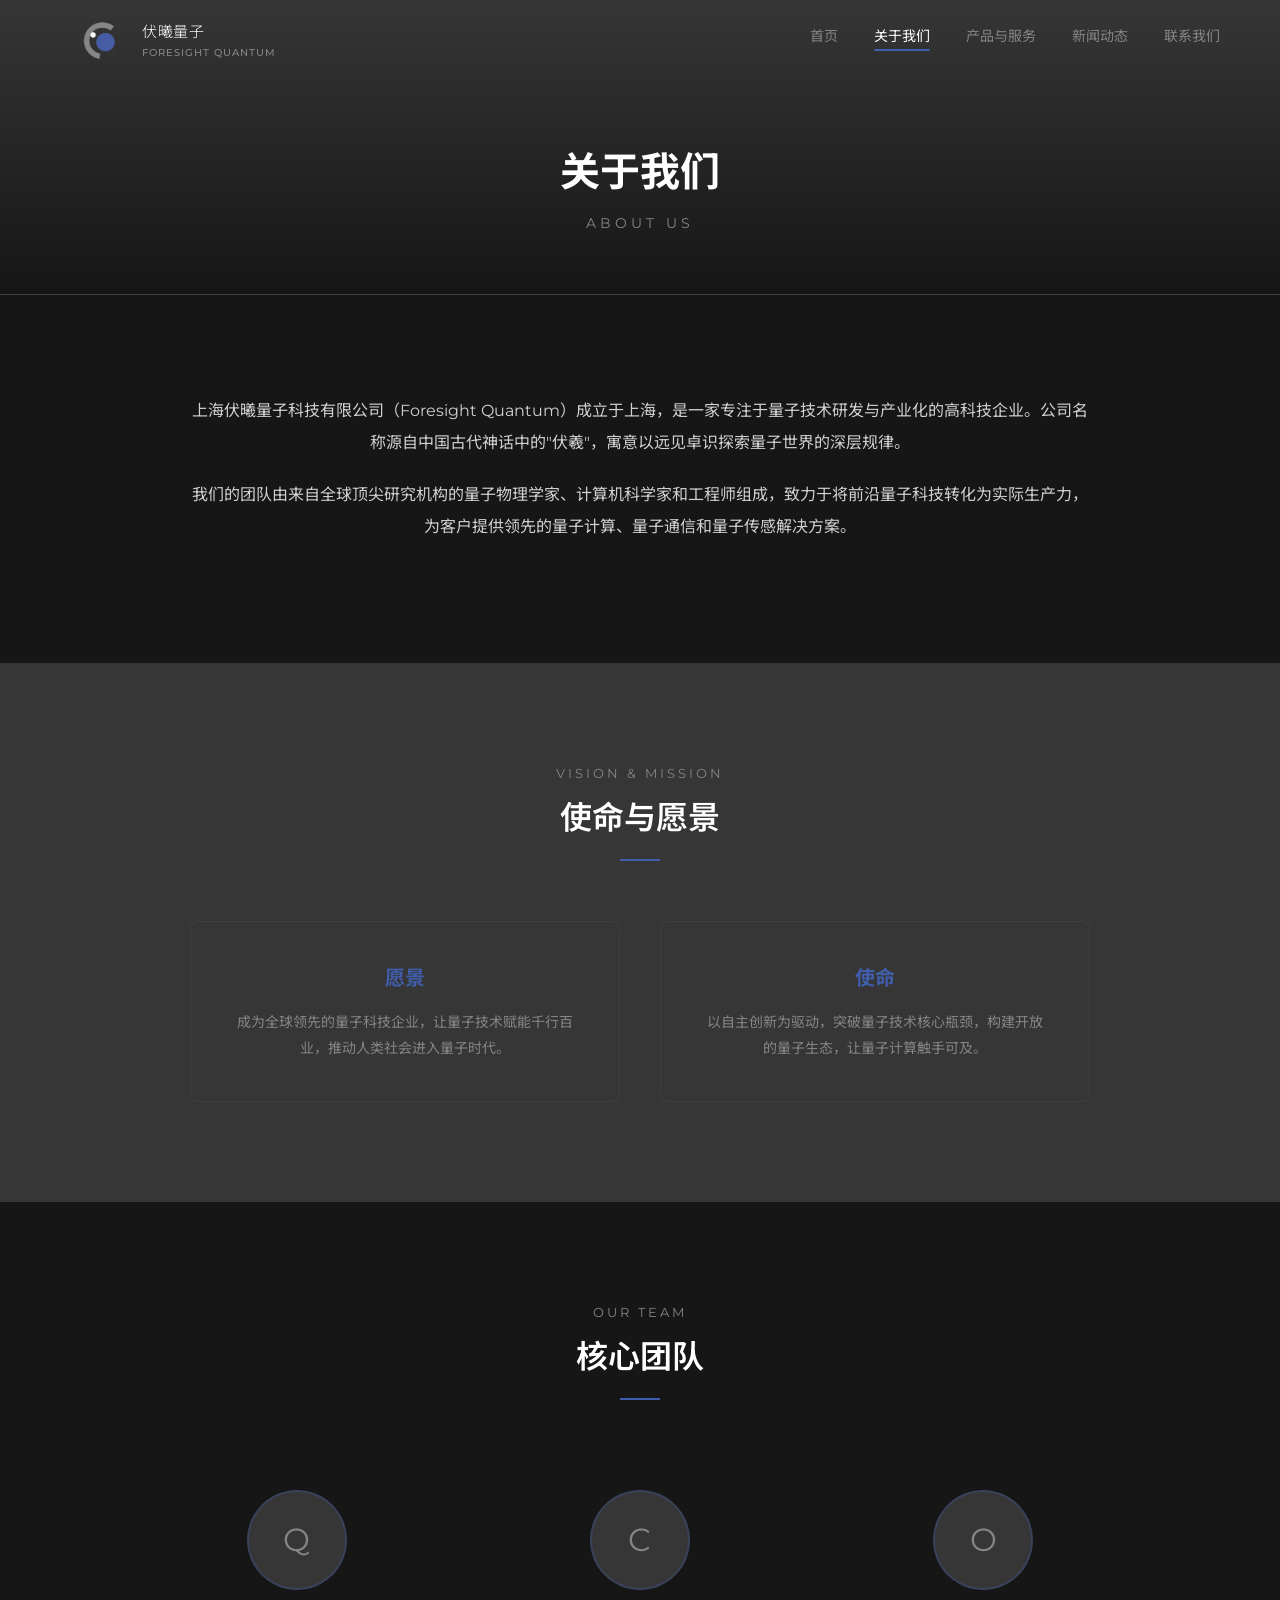
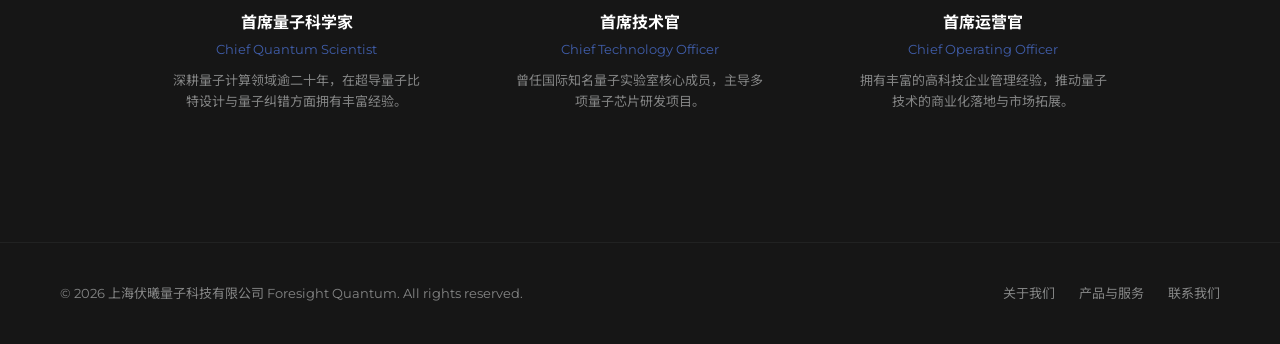
<file: about.html>
<!DOCTYPE html>
<html lang="zh-CN">
<head>
  <meta charset="UTF-8">
  <meta name="viewport" content="width=device-width, initial-scale=1.0">
  <title>关于我们 | 上海伏曦量子科技有限公司</title>
  <link rel="stylesheet" href="css/style.css">
  <link rel="preconnect" href="https://fonts.googleapis.com">
  <link rel="preconnect" href="https://fonts.gstatic.com" crossorigin>
  <link href="https://fonts.googleapis.com/css2?family=Montserrat:wght@300;400;500;600;700&family=Noto+Sans+SC:wght@300;400;500;700&display=swap" rel="stylesheet">
</head>
<body>

  <!-- Navigation -->
  <nav class="navbar">
    <a href="index.html" class="nav-brand">
      <img src="assets/logo.png" alt="Foresight Quantum" class="nav-logo">
      <div class="nav-title">
        伏曦量子
        <span>FORESIGHT QUANTUM</span>
      </div>
    </a>
    <div class="nav-links">
      <a href="index.html">首页</a>
      <a href="about.html" class="active">关于我们</a>
      <a href="products.html">产品与服务</a>
      <a href="news.html">新闻动态</a>
      <a href="contact.html">联系我们</a>
    </div>
    <button class="menu-toggle" aria-label="菜单">
      <span></span>
      <span></span>
      <span></span>
    </button>
  </nav>

  <!-- Page Hero -->
  <div class="page-hero">
    <h1>关于我们</h1>
    <p class="en-title">About Us</p>
  </div>

  <!-- Company Introduction -->
  <section class="section">
    <div class="about-intro fade-in">
      <p>上海伏曦量子科技有限公司（Foresight Quantum）成立于上海，是一家专注于量子技术研发与产业化的高科技企业。公司名称源自中国古代神话中的"伏羲"，寓意以远见卓识探索量子世界的深层规律。</p>
      <p>我们的团队由来自全球顶尖研究机构的量子物理学家、计算机科学家和工程师组成，致力于将前沿量子科技转化为实际生产力，为客户提供领先的量子计算、量子通信和量子传感解决方案。</p>
    </div>
  </section>

  <!-- Vision & Mission -->
  <section class="section section-dark">
    <div class="section-header fade-in">
      <p class="en-title">Vision & Mission</p>
      <h2>使命与愿景</h2>
      <div class="divider"></div>
    </div>
    <div class="vision-mission fade-in">
      <div class="item">
        <h3>愿景</h3>
        <p>成为全球领先的量子科技企业，让量子技术赋能千行百业，推动人类社会进入量子时代。</p>
      </div>
      <div class="item">
        <h3>使命</h3>
        <p>以自主创新为驱动，突破量子技术核心瓶颈，构建开放的量子生态，让量子计算触手可及。</p>
      </div>
    </div>
  </section>

  <!-- Team -->
  <section class="section">
    <div class="section-header fade-in">
      <p class="en-title">Our Team</p>
      <h2>核心团队</h2>
      <div class="divider"></div>
    </div>
    <div class="team-grid fade-in">
      <div class="team-card">
        <div class="team-avatar">Q</div>
        <h4>首席量子科学家</h4>
        <p class="role">Chief Quantum Scientist</p>
        <p>深耕量子计算领域逾二十年，在超导量子比特设计与量子纠错方面拥有丰富经验。</p>
      </div>
      <div class="team-card">
        <div class="team-avatar">C</div>
        <h4>首席技术官</h4>
        <p class="role">Chief Technology Officer</p>
        <p>曾任国际知名量子实验室核心成员，主导多项量子芯片研发项目。</p>
      </div>
      <div class="team-card">
        <div class="team-avatar">O</div>
        <h4>首席运营官</h4>
        <p class="role">Chief Operating Officer</p>
        <p>拥有丰富的高科技企业管理经验，推动量子技术的商业化落地与市场拓展。</p>
      </div>
    </div>
  </section>

  <!-- Footer -->
  <footer class="footer">
    <p>&copy; 2026 上海伏曦量子科技有限公司 Foresight Quantum. All rights reserved.</p>
    <div class="footer-links">
      <a href="about.html">关于我们</a>
      <a href="products.html">产品与服务</a>
      <a href="contact.html">联系我们</a>
    </div>
  </footer>

  <script src="js/main.js"></script>
</body>
</html>
</file>
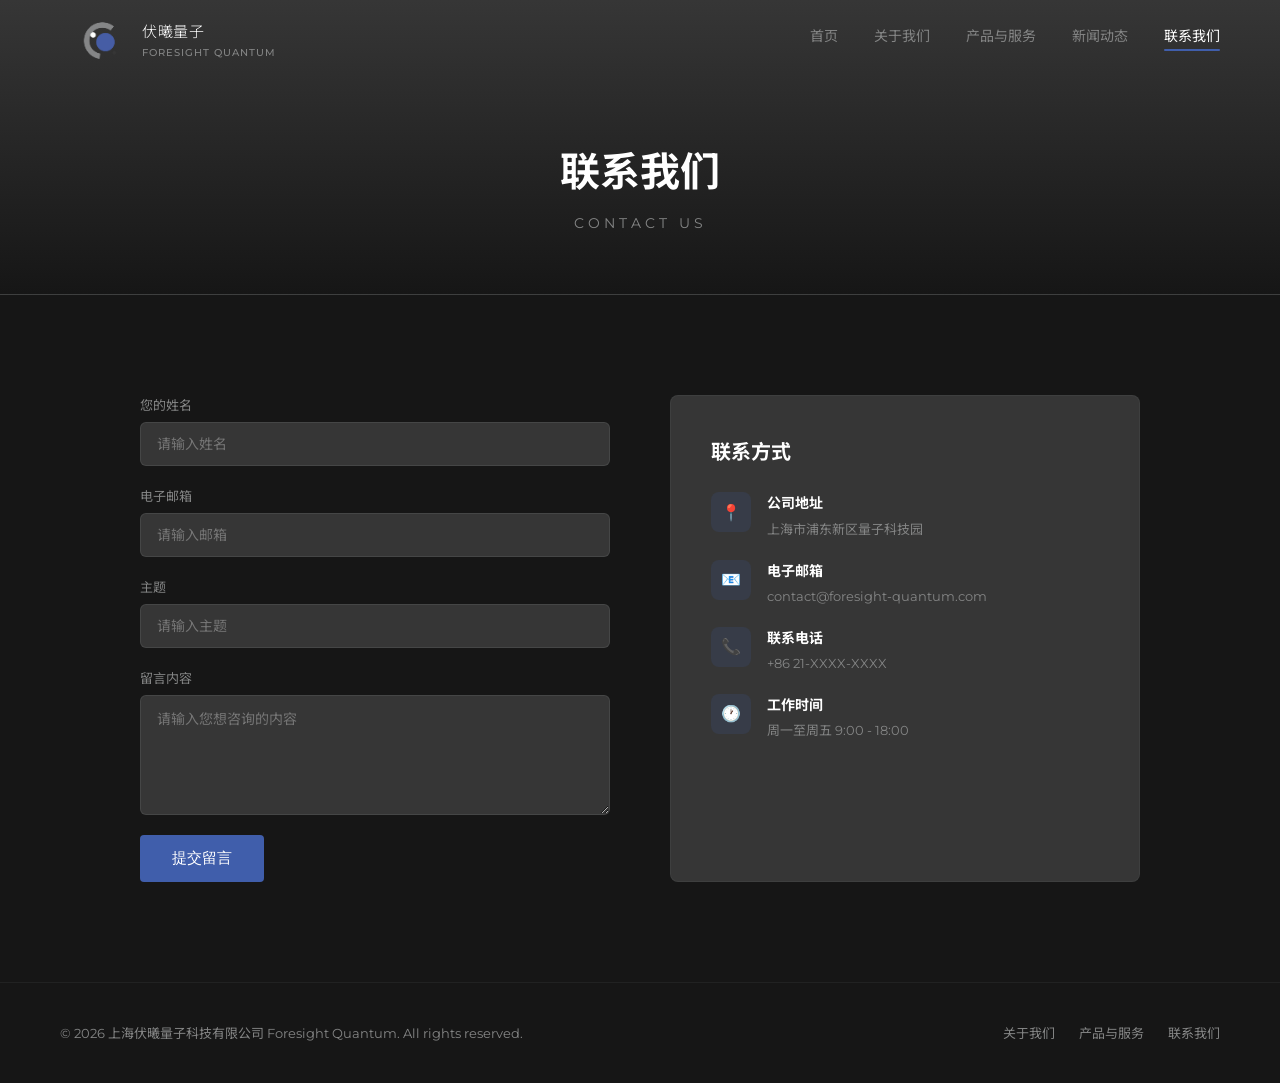
<file: contact.html>
<!DOCTYPE html>
<html lang="zh-CN">
<head>
  <meta charset="UTF-8">
  <meta name="viewport" content="width=device-width, initial-scale=1.0">
  <title>联系我们 | 上海伏曦量子科技有限公司</title>
  <link rel="stylesheet" href="css/style.css">
  <link rel="preconnect" href="https://fonts.googleapis.com">
  <link rel="preconnect" href="https://fonts.gstatic.com" crossorigin>
  <link href="https://fonts.googleapis.com/css2?family=Montserrat:wght@300;400;500;600;700&family=Noto+Sans+SC:wght@300;400;500;700&display=swap" rel="stylesheet">
</head>
<body>

  <!-- Navigation -->
  <nav class="navbar">
    <a href="index.html" class="nav-brand">
      <img src="assets/logo.png" alt="Foresight Quantum" class="nav-logo">
      <div class="nav-title">
        伏曦量子
        <span>FORESIGHT QUANTUM</span>
      </div>
    </a>
    <div class="nav-links">
      <a href="index.html">首页</a>
      <a href="about.html">关于我们</a>
      <a href="products.html">产品与服务</a>
      <a href="news.html">新闻动态</a>
      <a href="contact.html" class="active">联系我们</a>
    </div>
    <button class="menu-toggle" aria-label="菜单">
      <span></span>
      <span></span>
      <span></span>
    </button>
  </nav>

  <!-- Page Hero -->
  <div class="page-hero">
    <h1>联系我们</h1>
    <p class="en-title">Contact Us</p>
  </div>

  <!-- Contact Content -->
  <section class="section">
    <div class="contact-wrapper fade-in">
      <form class="contact-form" onsubmit="event.preventDefault(); alert('感谢您的留言，我们将尽快与您联系！');">
        <div class="form-group">
          <label for="name">您的姓名</label>
          <input type="text" id="name" placeholder="请输入姓名" required>
        </div>
        <div class="form-group">
          <label for="email">电子邮箱</label>
          <input type="email" id="email" placeholder="请输入邮箱" required>
        </div>
        <div class="form-group">
          <label for="subject">主题</label>
          <input type="text" id="subject" placeholder="请输入主题">
        </div>
        <div class="form-group">
          <label for="message">留言内容</label>
          <textarea id="message" placeholder="请输入您想咨询的内容" required></textarea>
        </div>
        <button type="submit" class="btn-submit">提交留言</button>
      </form>

      <div class="contact-info">
        <h3>联系方式</h3>
        <div class="info-item">
          <div class="info-icon">📍</div>
          <div class="info-text">
            <h4>公司地址</h4>
            <p>上海市浦东新区量子科技园</p>
          </div>
        </div>
        <div class="info-item">
          <div class="info-icon">📧</div>
          <div class="info-text">
            <h4>电子邮箱</h4>
            <p>contact@foresight-quantum.com</p>
          </div>
        </div>
        <div class="info-item">
          <div class="info-icon">📞</div>
          <div class="info-text">
            <h4>联系电话</h4>
            <p>+86 21-XXXX-XXXX</p>
          </div>
        </div>
        <div class="info-item">
          <div class="info-icon">🕐</div>
          <div class="info-text">
            <h4>工作时间</h4>
            <p>周一至周五 9:00 - 18:00</p>
          </div>
        </div>
      </div>
    </div>
  </section>

  <!-- Footer -->
  <footer class="footer">
    <p>&copy; 2026 上海伏曦量子科技有限公司 Foresight Quantum. All rights reserved.</p>
    <div class="footer-links">
      <a href="about.html">关于我们</a>
      <a href="products.html">产品与服务</a>
      <a href="contact.html">联系我们</a>
    </div>
  </footer>

  <script src="js/main.js"></script>
</body>
</html>
</file>
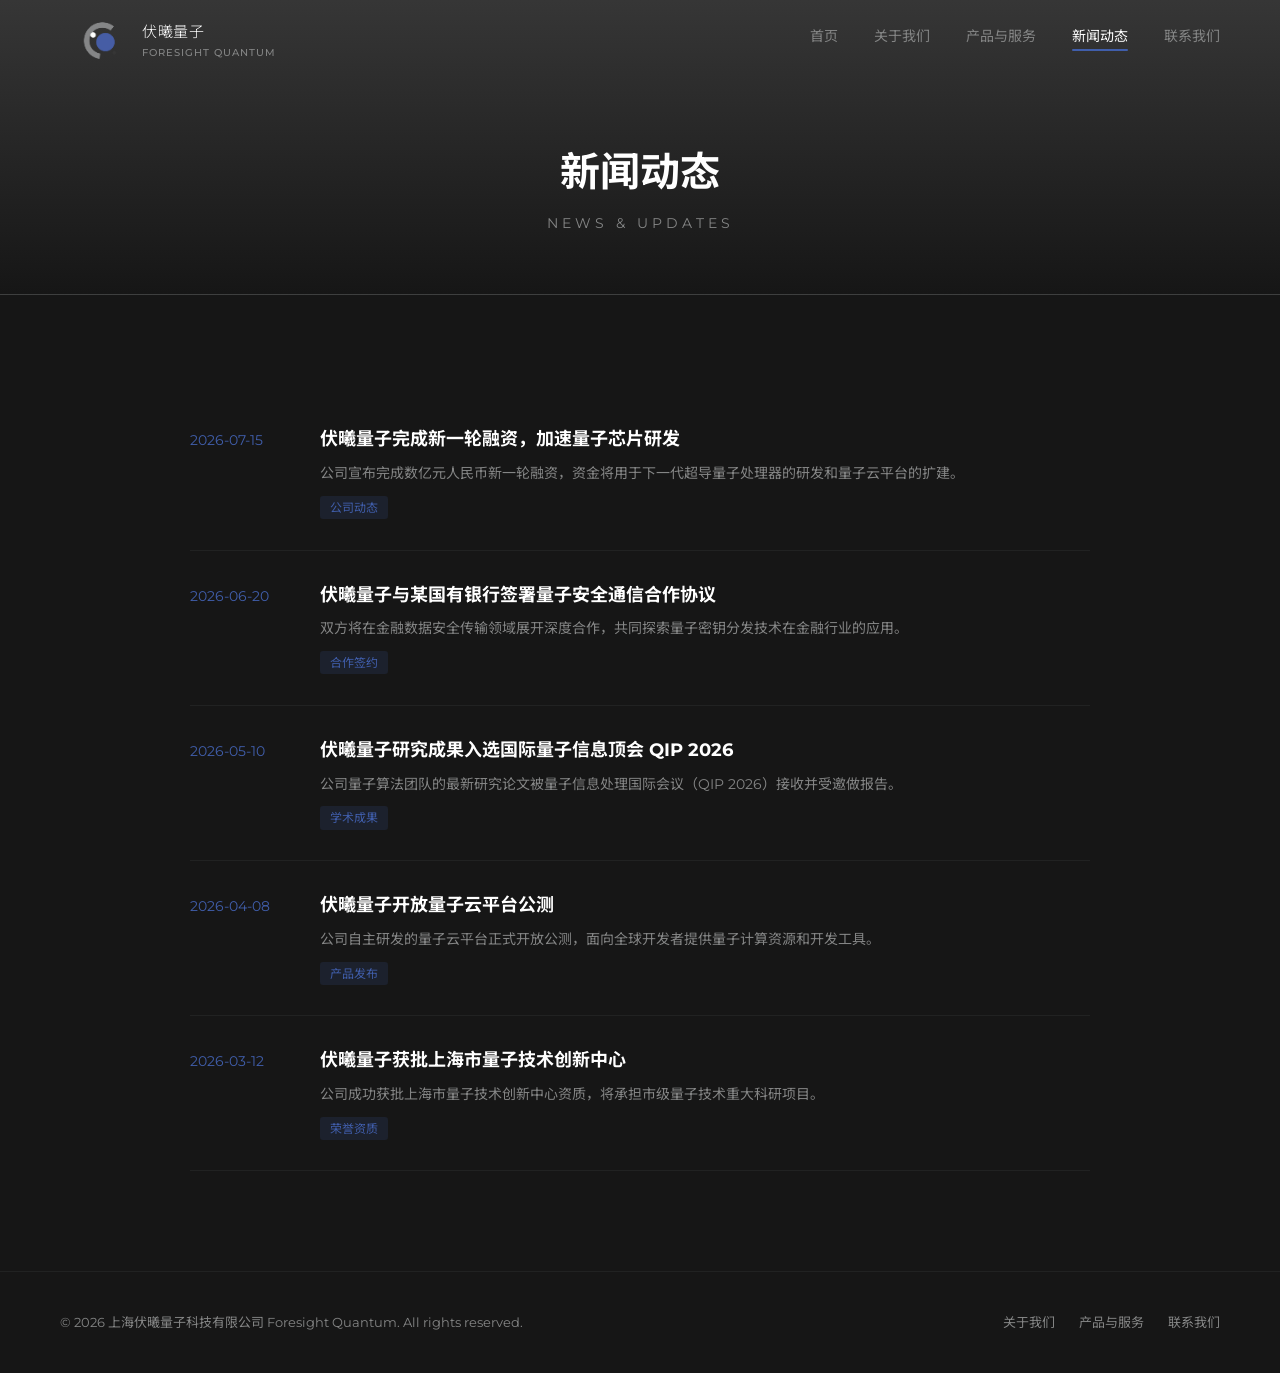
<file: news.html>
<!DOCTYPE html>
<html lang="zh-CN">
<head>
  <meta charset="UTF-8">
  <meta name="viewport" content="width=device-width, initial-scale=1.0">
  <title>新闻动态 | 上海伏曦量子科技有限公司</title>
  <link rel="stylesheet" href="css/style.css">
  <link rel="preconnect" href="https://fonts.googleapis.com">
  <link rel="preconnect" href="https://fonts.gstatic.com" crossorigin>
  <link href="https://fonts.googleapis.com/css2?family=Montserrat:wght@300;400;500;600;700&family=Noto+Sans+SC:wght@300;400;500;700&display=swap" rel="stylesheet">
</head>
<body>

  <!-- Navigation -->
  <nav class="navbar">
    <a href="index.html" class="nav-brand">
      <img src="assets/logo.png" alt="Foresight Quantum" class="nav-logo">
      <div class="nav-title">
        伏曦量子
        <span>FORESIGHT QUANTUM</span>
      </div>
    </a>
    <div class="nav-links">
      <a href="index.html">首页</a>
      <a href="about.html">关于我们</a>
      <a href="products.html">产品与服务</a>
      <a href="news.html" class="active">新闻动态</a>
      <a href="contact.html">联系我们</a>
    </div>
    <button class="menu-toggle" aria-label="菜单">
      <span></span>
      <span></span>
      <span></span>
    </button>
  </nav>

  <!-- Page Hero -->
  <div class="page-hero">
    <h1>新闻动态</h1>
    <p class="en-title">News & Updates</p>
  </div>

  <!-- News List -->
  <section class="section">
    <div class="news-list">
      <div class="news-item fade-in">
        <div class="news-date">2026-07-15</div>
        <div class="news-content">
          <h3>伏曦量子完成新一轮融资，加速量子芯片研发</h3>
          <p>公司宣布完成数亿元人民币新一轮融资，资金将用于下一代超导量子处理器的研发和量子云平台的扩建。</p>
          <span class="news-tag">公司动态</span>
        </div>
      </div>
      <div class="news-item fade-in">
        <div class="news-date">2026-06-20</div>
        <div class="news-content">
          <h3>伏曦量子与某国有银行签署量子安全通信合作协议</h3>
          <p>双方将在金融数据安全传输领域展开深度合作，共同探索量子密钥分发技术在金融行业的应用。</p>
          <span class="news-tag">合作签约</span>
        </div>
      </div>
      <div class="news-item fade-in">
        <div class="news-date">2026-05-10</div>
        <div class="news-content">
          <h3>伏曦量子研究成果入选国际量子信息顶会 QIP 2026</h3>
          <p>公司量子算法团队的最新研究论文被量子信息处理国际会议（QIP 2026）接收并受邀做报告。</p>
          <span class="news-tag">学术成果</span>
        </div>
      </div>
      <div class="news-item fade-in">
        <div class="news-date">2026-04-08</div>
        <div class="news-content">
          <h3>伏曦量子开放量子云平台公测</h3>
          <p>公司自主研发的量子云平台正式开放公测，面向全球开发者提供量子计算资源和开发工具。</p>
          <span class="news-tag">产品发布</span>
        </div>
      </div>
      <div class="news-item fade-in">
        <div class="news-date">2026-03-12</div>
        <div class="news-content">
          <h3>伏曦量子获批上海市量子技术创新中心</h3>
          <p>公司成功获批上海市量子技术创新中心资质，将承担市级量子技术重大科研项目。</p>
          <span class="news-tag">荣誉资质</span>
        </div>
      </div>
    </div>
  </section>

  <!-- Footer -->
  <footer class="footer">
    <p>&copy; 2026 上海伏曦量子科技有限公司 Foresight Quantum. All rights reserved.</p>
    <div class="footer-links">
      <a href="about.html">关于我们</a>
      <a href="products.html">产品与服务</a>
      <a href="contact.html">联系我们</a>
    </div>
  </footer>

  <script src="js/main.js"></script>
</body>
</html>
</file>
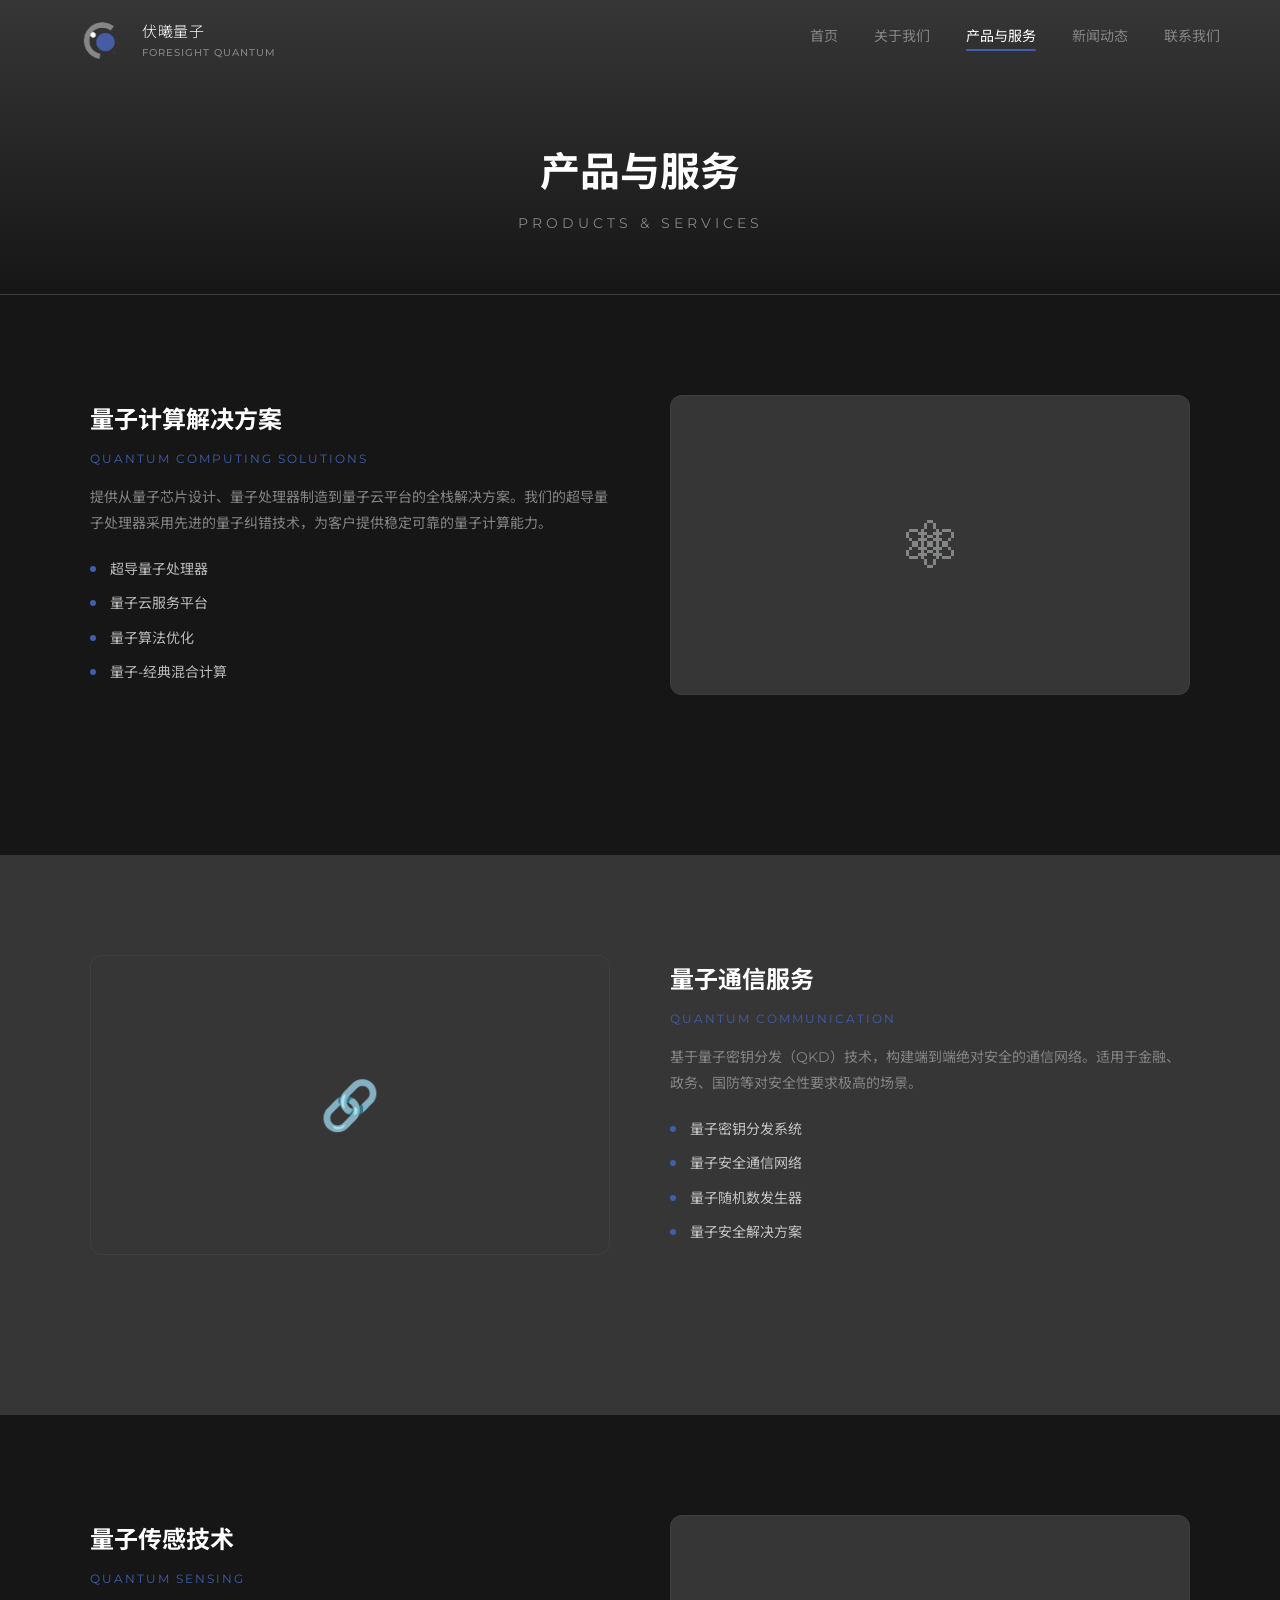
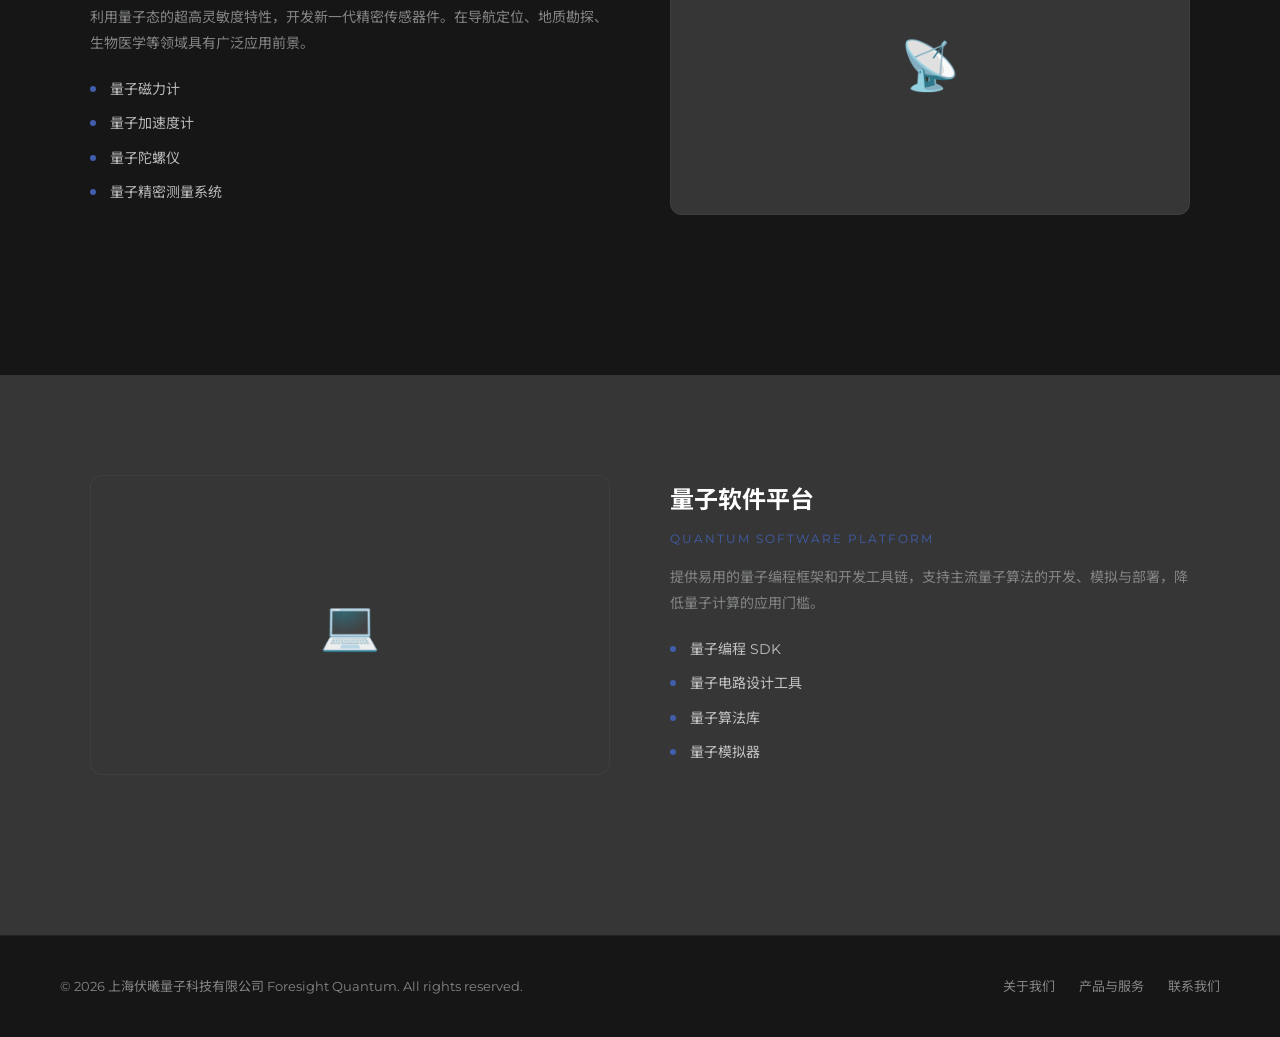
<file: products.html>
<!DOCTYPE html>
<html lang="zh-CN">
<head>
  <meta charset="UTF-8">
  <meta name="viewport" content="width=device-width, initial-scale=1.0">
  <title>产品与服务 | 上海伏曦量子科技有限公司</title>
  <link rel="stylesheet" href="css/style.css">
  <link rel="preconnect" href="https://fonts.googleapis.com">
  <link rel="preconnect" href="https://fonts.gstatic.com" crossorigin>
  <link href="https://fonts.googleapis.com/css2?family=Montserrat:wght@300;400;500;600;700&family=Noto+Sans+SC:wght@300;400;500;700&display=swap" rel="stylesheet">
</head>
<body>

  <!-- Navigation -->
  <nav class="navbar">
    <a href="index.html" class="nav-brand">
      <img src="assets/logo.png" alt="Foresight Quantum" class="nav-logo">
      <div class="nav-title">
        伏曦量子
        <span>FORESIGHT QUANTUM</span>
      </div>
    </a>
    <div class="nav-links">
      <a href="index.html">首页</a>
      <a href="about.html">关于我们</a>
      <a href="products.html" class="active">产品与服务</a>
      <a href="news.html">新闻动态</a>
      <a href="contact.html">联系我们</a>
    </div>
    <button class="menu-toggle" aria-label="菜单">
      <span></span>
      <span></span>
      <span></span>
    </button>
  </nav>

  <!-- Page Hero -->
  <div class="page-hero">
    <h1>产品与服务</h1>
    <p class="en-title">Products & Services</p>
  </div>

  <!-- Quantum Computing -->
  <section class="section">
    <div class="product-detail fade-in">
      <div class="product-info">
        <h3>量子计算解决方案</h3>
        <p class="en-name">Quantum Computing Solutions</p>
        <p>提供从量子芯片设计、量子处理器制造到量子云平台的全栈解决方案。我们的超导量子处理器采用先进的量子纠错技术，为客户提供稳定可靠的量子计算能力。</p>
        <ul>
          <li>超导量子处理器</li>
          <li>量子云服务平台</li>
          <li>量子算法优化</li>
          <li>量子-经典混合计算</li>
        </ul>
      </div>
      <div class="product-visual">⚛</div>
    </div>
  </section>

  <!-- Quantum Communication -->
  <section class="section section-dark">
    <div class="product-detail reverse fade-in">
      <div class="product-info">
        <h3>量子通信服务</h3>
        <p class="en-name">Quantum Communication</p>
        <p>基于量子密钥分发（QKD）技术，构建端到端绝对安全的通信网络。适用于金融、政务、国防等对安全性要求极高的场景。</p>
        <ul>
          <li>量子密钥分发系统</li>
          <li>量子安全通信网络</li>
          <li>量子随机数发生器</li>
          <li>量子安全解决方案</li>
        </ul>
      </div>
      <div class="product-visual">🔗</div>
    </div>
  </section>

  <!-- Quantum Sensing -->
  <section class="section">
    <div class="product-detail fade-in">
      <div class="product-info">
        <h3>量子传感技术</h3>
        <p class="en-name">Quantum Sensing</p>
        <p>利用量子态的超高灵敏度特性，开发新一代精密传感器件。在导航定位、地质勘探、生物医学等领域具有广泛应用前景。</p>
        <ul>
          <li>量子磁力计</li>
          <li>量子加速度计</li>
          <li>量子陀螺仪</li>
          <li>量子精密测量系统</li>
        </ul>
      </div>
      <div class="product-visual">📡</div>
    </div>
  </section>

  <!-- Quantum Software -->
  <section class="section section-dark">
    <div class="product-detail reverse fade-in">
      <div class="product-info">
        <h3>量子软件平台</h3>
        <p class="en-name">Quantum Software Platform</p>
        <p>提供易用的量子编程框架和开发工具链，支持主流量子算法的开发、模拟与部署，降低量子计算的应用门槛。</p>
        <ul>
          <li>量子编程 SDK</li>
          <li>量子电路设计工具</li>
          <li>量子算法库</li>
          <li>量子模拟器</li>
        </ul>
      </div>
      <div class="product-visual">💻</div>
    </div>
  </section>

  <!-- Footer -->
  <footer class="footer">
    <p>&copy; 2026 上海伏曦量子科技有限公司 Foresight Quantum. All rights reserved.</p>
    <div class="footer-links">
      <a href="about.html">关于我们</a>
      <a href="products.html">产品与服务</a>
      <a href="contact.html">联系我们</a>
    </div>
  </footer>

  <script src="js/main.js"></script>
</body>
</html>
</file>
<file: css/style.css>
/* ========================================
   Foresight Quantum — Global Styles
   ======================================== */

/* Reset & Base */
*, *::before, *::after {
  margin: 0;
  padding: 0;
  box-sizing: border-box;
}

:root {
  --bg-primary: #161616;
  --bg-secondary: #363636;
  --gray: #848585;
  --blue: #405EAB;
  --white: #FFFFFF;
  --nav-height: 72px;
}

html {
  scroll-behavior: smooth;
}

body {
  font-family: 'Montserrat', 'Noto Sans SC', sans-serif;
  background-color: var(--bg-primary);
  color: var(--white);
  line-height: 1.6;
  overflow-x: hidden;
}

a {
  color: inherit;
  text-decoration: none;
}

ul {
  list-style: none;
}

img {
  max-width: 100%;
  display: block;
}

/* ========================================
   Navigation
   ======================================== */
.navbar {
  position: fixed;
  top: 0;
  left: 0;
  width: 100%;
  height: var(--nav-height);
  display: flex;
  align-items: center;
  justify-content: space-between;
  padding: 0 60px;
  z-index: 1000;
  background: transparent;
  transition: background 0.3s ease;
}

.navbar.scrolled {
  background: rgba(22, 22, 22, 0.95);
}

.nav-brand {
  display: flex;
  align-items: center;
  gap: 14px;
  margin-top: 8px;
  margin-left: 12px;
}

.nav-logo {
  height: 56px;
  width: 56px;
  object-fit: contain;
}

.nav-title {
  font-size: 15px;
  font-weight: 300;
  letter-spacing: 0.5px;
}

.nav-title span {
  display: block;
  font-size: 10px;
  font-weight: 500;
  color: var(--gray);
  letter-spacing: 1px;
  margin-top: 1px;
}

.nav-links {
  display: flex;
  align-items: center;
  gap: 36px;
}

.nav-links a {
  font-size: 14px;
  color: var(--gray);
  transition: color 0.3s ease;
  position: relative;
}

.nav-links a:hover,
.nav-links a.active {
  color: var(--white);
}

.nav-links a.active::after {
  content: '';
  position: absolute;
  bottom: -4px;
  left: 0;
  width: 100%;
  height: 2px;
  background: var(--blue);
  border-radius: 1px;
}

/* Mobile Menu Toggle */
.menu-toggle {
  display: none;
  flex-direction: column;
  gap: 5px;
  cursor: pointer;
  padding: 8px;
  background: none;
  border: none;
}

.menu-toggle span {
  width: 24px;
  height: 2px;
  background: var(--white);
  transition: all 0.3s ease;
  border-radius: 1px;
}

.menu-toggle.active span:nth-child(1) {
  transform: rotate(45deg) translate(5px, 5px);
}

.menu-toggle.active span:nth-child(2) {
  opacity: 0;
}

.menu-toggle.active span:nth-child(3) {
  transform: rotate(-45deg) translate(5px, -5px);
}

/* ========================================
   Hero Section
   ======================================== */
.hero {
  position: relative;
  width: 100%;
  min-height: 100vh;
  display: flex;
  flex-direction: column;
  align-items: center;
  justify-content: center;
  overflow: hidden;
}

.hero-canvas {
  position: absolute;
  top: 0;
  left: 0;
  width: 100%;
  height: 100%;
  z-index: 0;
}

.hero-content {
  position: relative;
  z-index: 10;
  text-align: center;
  padding: 0 20px;
}

.hero-content h1 {
  font-size: 48px;
  font-weight: 700;
  letter-spacing: 4px;
  margin-bottom: 12px;
  text-shadow: 0 0 40px rgba(64, 94, 171, 0.3);
}

.hero-content .subtitle {
  font-size: 18px;
  color: var(--gray);
  letter-spacing: 6px;
  text-transform: uppercase;
  margin-bottom: 20px;
}

.hero-content .tagline {
  font-size: 16px;
  color: rgba(255, 255, 255, 0.7);
  max-width: 600px;
  margin: 0 auto 40px;
  line-height: 1.8;
}

.hero-cta {
  display: inline-block;
  padding: 14px 40px;
  background: var(--blue);
  color: var(--white);
  font-size: 15px;
  font-weight: 500;
  letter-spacing: 1px;
  border-radius: 4px;
  transition: all 0.3s ease;
  border: 1px solid transparent;
}

.hero-cta:hover {
  background: transparent;
  border-color: var(--blue);
  box-shadow: 0 0 20px rgba(64, 94, 171, 0.3);
}

/* ========================================
   Full-Screen Hero — Moonshot Style
   ======================================== */
.hero-fullscreen {
  position: relative;
  width: 100%;
  height: 100vh;
  display: flex;
  align-items: center;
  justify-content: center;
  overflow: hidden;
  background: #0e0e12 url('../assets/bg.png') center center / cover no-repeat;
}

.hero-fullscreen .hero-canvas {
  position: absolute;
  top: 0;
  left: 0;
  width: 100%;
  height: 100%;
  z-index: 1;
  pointer-events: none;
}

.hero-fullscreen-content {
  position: relative;
  z-index: 10;
  text-align: center;
  padding: 0 20px;
  margin-top: 550px;
}

.hero-tagline {
  font-size: 20px;
  color: rgba(255, 255, 255, 0.65);
  margin-bottom: 40px;
  letter-spacing: 3px;
}

.hero-actions {
  display: flex;
  gap: 20px;
  justify-content: center;
}

.hero-btn {
  display: inline-block;
  padding: 14px 36px;
  font-size: 15px;
  font-weight: 500;
  letter-spacing: 1px;
  border-radius: 8px;
  transition: all 0.3s ease;
  cursor: pointer;
  backdrop-filter: blur(12px);
  -webkit-backdrop-filter: blur(12px);
}

.hero-btn.primary {
  background: rgba(64, 94, 171, 0.3);
  color: var(--white);
  border: none;
}

.hero-btn.primary:hover {
  background: rgba(64, 94, 171, 0.5);
  box-shadow: 0 8px 32px rgba(64, 94, 171, 0.3);
}

.hero-btn.outline {
  background: rgba(255, 255, 255, 0.05);
  color: var(--white);
  border: none;
}

.hero-btn.outline:hover {
  background: rgba(255, 255, 255, 0.1);
}

/* ========================================
   Section Common
   ======================================== */
.section {
  padding: 100px 60px;
}

.section-dark {
  background: var(--bg-secondary);
}

.section-header {
  text-align: center;
  margin-bottom: 60px;
}

.section-header h2 {
  font-size: 32px;
  font-weight: 600;
  margin-bottom: 12px;
}

.section-header .en-title {
  font-size: 13px;
  color: var(--gray);
  letter-spacing: 3px;
  text-transform: uppercase;
  margin-bottom: 8px;
}

.section-header p {
  color: var(--gray);
  max-width: 600px;
  margin: 0 auto;
}

.divider {
  width: 40px;
  height: 2px;
  background: var(--blue);
  margin: 16px auto;
}

/* ========================================
   Cards Grid
   ======================================== */
.cards-grid {
  display: grid;
  grid-template-columns: repeat(auto-fit, minmax(280px, 1fr));
  gap: 30px;
  max-width: 1200px;
  margin: 0 auto;
}

.card {
  background: var(--bg-secondary);
  border: 1px solid rgba(132, 133, 133, 0.15);
  border-radius: 8px;
  padding: 40px 30px;
  transition: all 0.3s ease;
}

.card:hover {
  border-color: var(--blue);
  transform: translateY(-4px);
  box-shadow: 0 8px 30px rgba(64, 94, 171, 0.15);
}

.card-icon {
  width: 56px;
  height: 56px;
  background: rgba(64, 94, 171, 0.15);
  border-radius: 12px;
  display: flex;
  align-items: center;
  justify-content: center;
  margin-bottom: 24px;
  font-size: 24px;
}

.card h3 {
  font-size: 18px;
  font-weight: 600;
  margin-bottom: 12px;
}

.card p {
  font-size: 14px;
  color: var(--gray);
  line-height: 1.7;
}

/* ========================================
   Page Hero (Sub Pages)
   ======================================== */
.page-hero {
  padding: 140px 60px 60px;
  text-align: center;
  background: linear-gradient(180deg, var(--bg-secondary) 0%, var(--bg-primary) 100%);
  border-bottom: 1px solid rgba(132, 133, 133, 0.1);
}

.page-hero h1 {
  font-size: 40px;
  font-weight: 700;
  margin-bottom: 8px;
}

.page-hero .en-title {
  font-size: 14px;
  color: var(--gray);
  letter-spacing: 4px;
  text-transform: uppercase;
}

/* ========================================
   About Page
   ======================================== */
.about-intro {
  max-width: 900px;
  margin: 0 auto;
  text-align: center;
}

.about-intro p {
  font-size: 16px;
  color: rgba(255, 255, 255, 0.8);
  line-height: 2;
  margin-bottom: 20px;
}

.vision-mission {
  display: grid;
  grid-template-columns: 1fr 1fr;
  gap: 40px;
  max-width: 900px;
  margin: 0 auto;
}

.vision-mission .item {
  text-align: center;
  padding: 40px;
  background: var(--bg-secondary);
  border-radius: 8px;
  border: 1px solid rgba(132, 133, 133, 0.1);
}

.vision-mission .item h3 {
  font-size: 20px;
  margin-bottom: 16px;
  color: var(--blue);
}

.vision-mission .item p {
  font-size: 14px;
  color: var(--gray);
  line-height: 1.8;
}

.team-grid {
  display: grid;
  grid-template-columns: repeat(auto-fit, minmax(220px, 1fr));
  gap: 30px;
  max-width: 1000px;
  margin: 0 auto;
}

.team-card {
  text-align: center;
  padding: 30px;
}

.team-avatar {
  width: 100px;
  height: 100px;
  border-radius: 50%;
  background: var(--bg-secondary);
  border: 2px solid rgba(64, 94, 171, 0.3);
  margin: 0 auto 20px;
  display: flex;
  align-items: center;
  justify-content: center;
  font-size: 32px;
  color: var(--gray);
}

.team-card h4 {
  font-size: 16px;
  margin-bottom: 4px;
}

.team-card .role {
  font-size: 13px;
  color: var(--blue);
  margin-bottom: 10px;
}

.team-card p {
  font-size: 13px;
  color: var(--gray);
  line-height: 1.6;
}

/* ========================================
   Products Page
   ======================================== */
.product-detail {
  display: grid;
  grid-template-columns: 1fr 1fr;
  gap: 60px;
  max-width: 1100px;
  margin: 0 auto 60px;
  align-items: center;
}

.product-detail.reverse {
  direction: rtl;
}

.product-detail.reverse > * {
  direction: ltr;
}

.product-info h3 {
  font-size: 24px;
  margin-bottom: 8px;
}

.product-info .en-name {
  font-size: 12px;
  color: var(--blue);
  letter-spacing: 2px;
  text-transform: uppercase;
  margin-bottom: 16px;
}

.product-info p {
  font-size: 14px;
  color: var(--gray);
  line-height: 1.8;
  margin-bottom: 16px;
}

.product-info ul {
  padding-left: 0;
}

.product-info ul li {
  font-size: 14px;
  color: rgba(255, 255, 255, 0.7);
  padding: 6px 0;
  padding-left: 20px;
  position: relative;
}

.product-info ul li::before {
  content: '';
  position: absolute;
  left: 0;
  top: 50%;
  width: 6px;
  height: 6px;
  background: var(--blue);
  border-radius: 50%;
  transform: translateY(-50%);
}

.product-visual {
  height: 300px;
  background: var(--bg-secondary);
  border-radius: 12px;
  border: 1px solid rgba(132, 133, 133, 0.1);
  display: flex;
  align-items: center;
  justify-content: center;
  font-size: 48px;
  color: var(--gray);
}

/* ========================================
   News Page
   ======================================== */
.news-list {
  max-width: 900px;
  margin: 0 auto;
}

.news-item {
  display: flex;
  gap: 30px;
  padding: 30px 0;
  border-bottom: 1px solid rgba(132, 133, 133, 0.1);
  transition: all 0.3s ease;
  cursor: pointer;
}

.news-item:hover {
  padding-left: 12px;
}

.news-date {
  min-width: 100px;
  font-size: 14px;
  color: var(--blue);
  padding-top: 4px;
}

.news-content h3 {
  font-size: 18px;
  margin-bottom: 8px;
  transition: color 0.3s ease;
}

.news-item:hover .news-content h3 {
  color: var(--blue);
}

.news-content p {
  font-size: 14px;
  color: var(--gray);
  line-height: 1.7;
}

.news-tag {
  display: inline-block;
  padding: 2px 10px;
  background: rgba(64, 94, 171, 0.15);
  color: var(--blue);
  font-size: 12px;
  border-radius: 3px;
  margin-top: 10px;
}

/* ========================================
   Contact Page
   ======================================== */
.contact-wrapper {
  display: grid;
  grid-template-columns: 1fr 1fr;
  gap: 60px;
  max-width: 1000px;
  margin: 0 auto;
}

.contact-form {
  display: flex;
  flex-direction: column;
  gap: 20px;
}

.form-group {
  display: flex;
  flex-direction: column;
  gap: 6px;
}

.form-group label {
  font-size: 13px;
  color: var(--gray);
}

.form-group input,
.form-group textarea {
  padding: 12px 16px;
  background: var(--bg-secondary);
  border: 1px solid rgba(132, 133, 133, 0.2);
  border-radius: 6px;
  color: var(--white);
  font-size: 14px;
  font-family: inherit;
  transition: border-color 0.3s ease;
  outline: none;
}

.form-group input:focus,
.form-group textarea:focus {
  border-color: var(--blue);
}

.form-group textarea {
  resize: vertical;
  min-height: 120px;
}

.btn-submit {
  padding: 14px 32px;
  background: var(--blue);
  color: var(--white);
  border: none;
  border-radius: 4px;
  font-size: 15px;
  font-weight: 500;
  cursor: pointer;
  transition: all 0.3s ease;
  align-self: flex-start;
}

.btn-submit:hover {
  background: #4d6db5;
  box-shadow: 0 4px 16px rgba(64, 94, 171, 0.3);
}

.contact-info {
  padding: 40px;
  background: var(--bg-secondary);
  border-radius: 8px;
  border: 1px solid rgba(132, 133, 133, 0.1);
}

.contact-info h3 {
  font-size: 20px;
  margin-bottom: 24px;
}

.info-item {
  display: flex;
  gap: 16px;
  margin-bottom: 20px;
  align-items: flex-start;
}

.info-icon {
  width: 40px;
  height: 40px;
  background: rgba(64, 94, 171, 0.15);
  border-radius: 8px;
  display: flex;
  align-items: center;
  justify-content: center;
  font-size: 16px;
  flex-shrink: 0;
}

.info-text h4 {
  font-size: 14px;
  margin-bottom: 4px;
}

.info-text p {
  font-size: 13px;
  color: var(--gray);
}

/* ========================================
   Footer
   ======================================== */
.footer {
  padding: 40px 60px;
  border-top: 1px solid rgba(132, 133, 133, 0.1);
  display: flex;
  justify-content: space-between;
  align-items: center;
  font-size: 13px;
  color: var(--gray);
}

.footer a {
  color: var(--gray);
  transition: color 0.3s ease;
}

.footer a:hover {
  color: var(--white);
}

.footer-links {
  display: flex;
  gap: 24px;
}

/* ========================================
   Animations
   ======================================== */
.fade-in {
  opacity: 0;
  transform: translateY(30px);
  transition: opacity 0.6s ease, transform 0.6s ease;
}

.fade-in.visible {
  opacity: 1;
  transform: translateY(0);
}

/* ========================================
   Responsive
   ======================================== */
@media (max-width: 768px) {
  .navbar {
    padding: 0 24px;
  }

  .nav-links {
    position: fixed;
    top: var(--nav-height);
    left: 0;
    width: 100%;
    background: rgba(22, 22, 22, 0.98);
    flex-direction: column;
    padding: 30px;
    gap: 20px;
    transform: translateY(-100%);
    opacity: 0;
    transition: all 0.3s ease;
    pointer-events: none;
  }

  .nav-links.open {
    transform: translateY(0);
    opacity: 1;
    pointer-events: all;
  }

  .menu-toggle {
    display: flex;
  }

  .hero-content h1 {
    font-size: 28px;
    letter-spacing: 2px;
  }

  .hero-content .subtitle {
    font-size: 14px;
    letter-spacing: 3px;
  }

  .hero-main-title {
    font-size: 26px;
    letter-spacing: 3px;
  }

  .hero-en-subtitle {
    font-size: 12px;
    letter-spacing: 6px;
  }

  .hero-tagline {
    font-size: 14px;
  }

  .hero-actions {
    flex-direction: column;
    align-items: center;
    gap: 12px;
  }

  .section {
    padding: 60px 24px;
  }

  .page-hero {
    padding: 120px 24px 40px;
  }

  .page-hero h1 {
    font-size: 28px;
  }

  .product-detail {
    grid-template-columns: 1fr;
    gap: 30px;
  }

  .product-detail.reverse {
    direction: ltr;
  }

  .vision-mission {
    grid-template-columns: 1fr;
  }

  .contact-wrapper {
    grid-template-columns: 1fr;
  }

  .footer {
    flex-direction: column;
    gap: 16px;
    text-align: center;
    padding: 30px 24px;
  }
}
</file>
